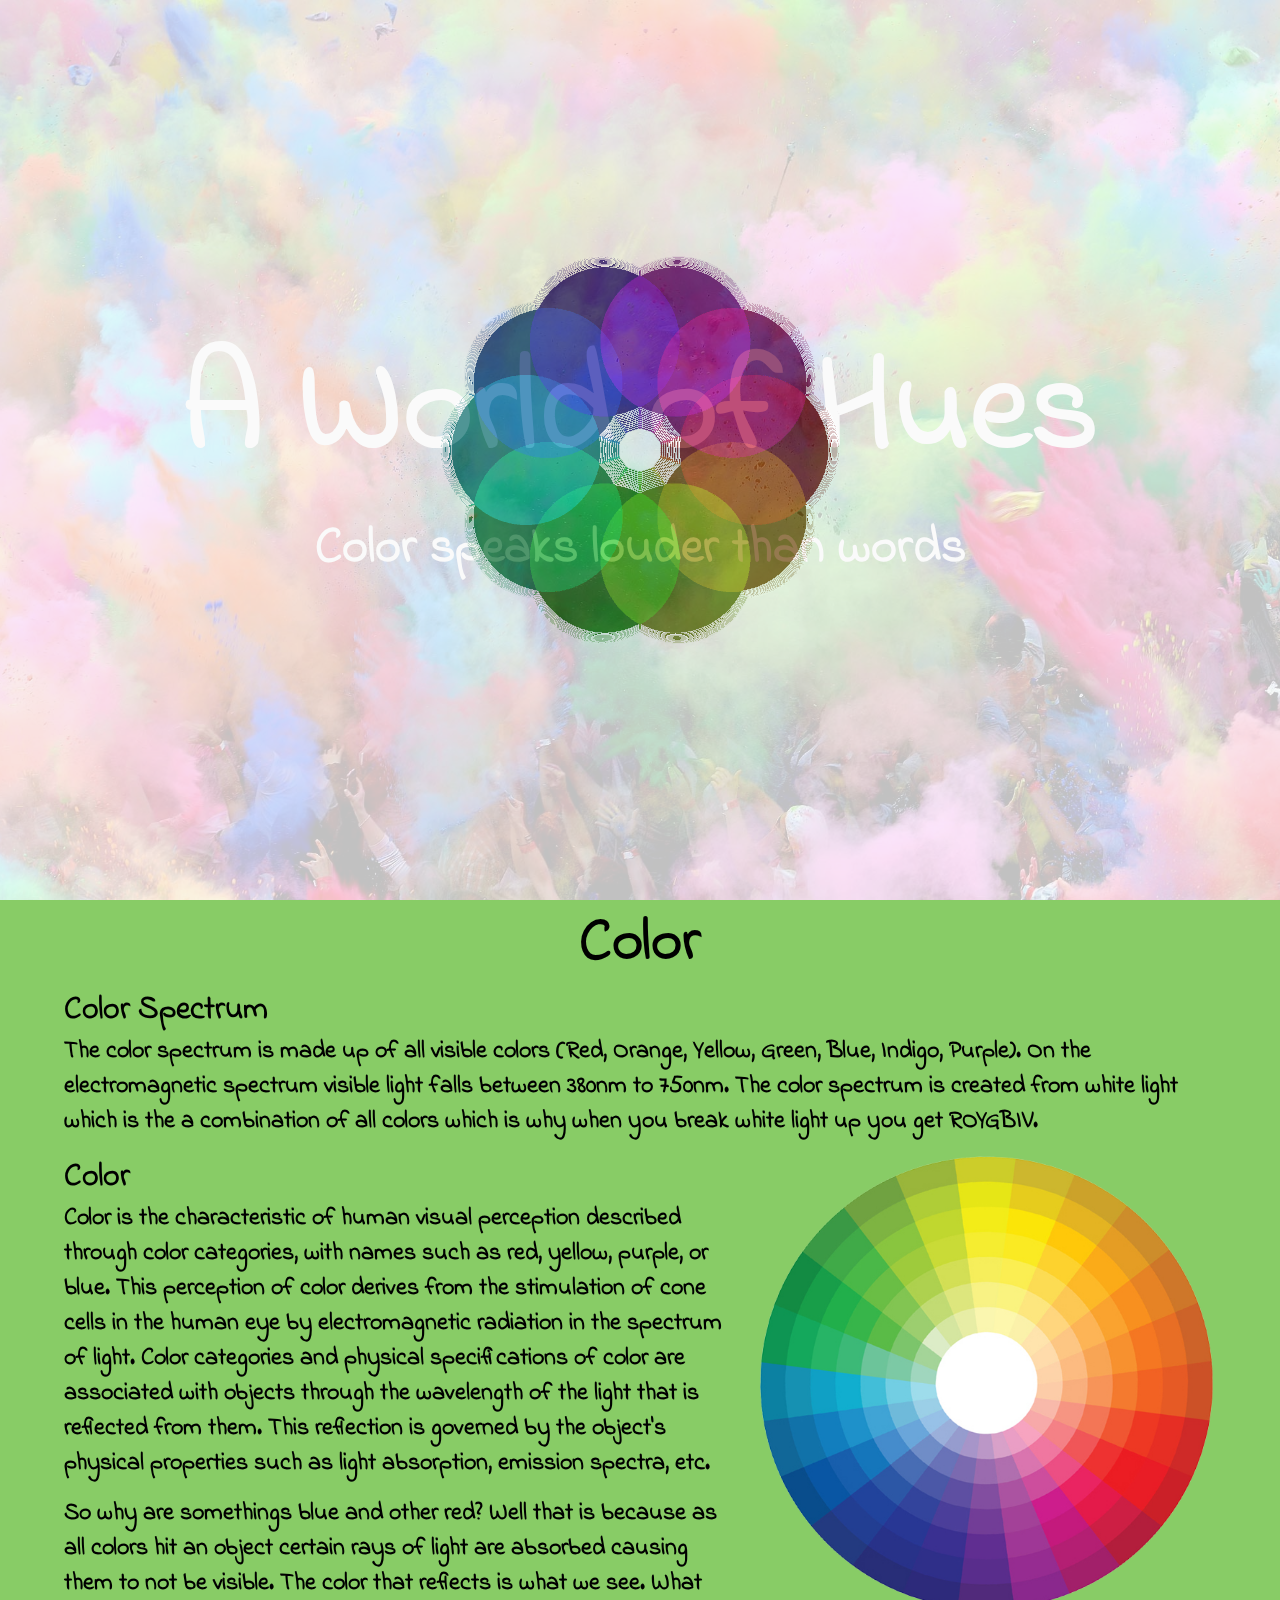
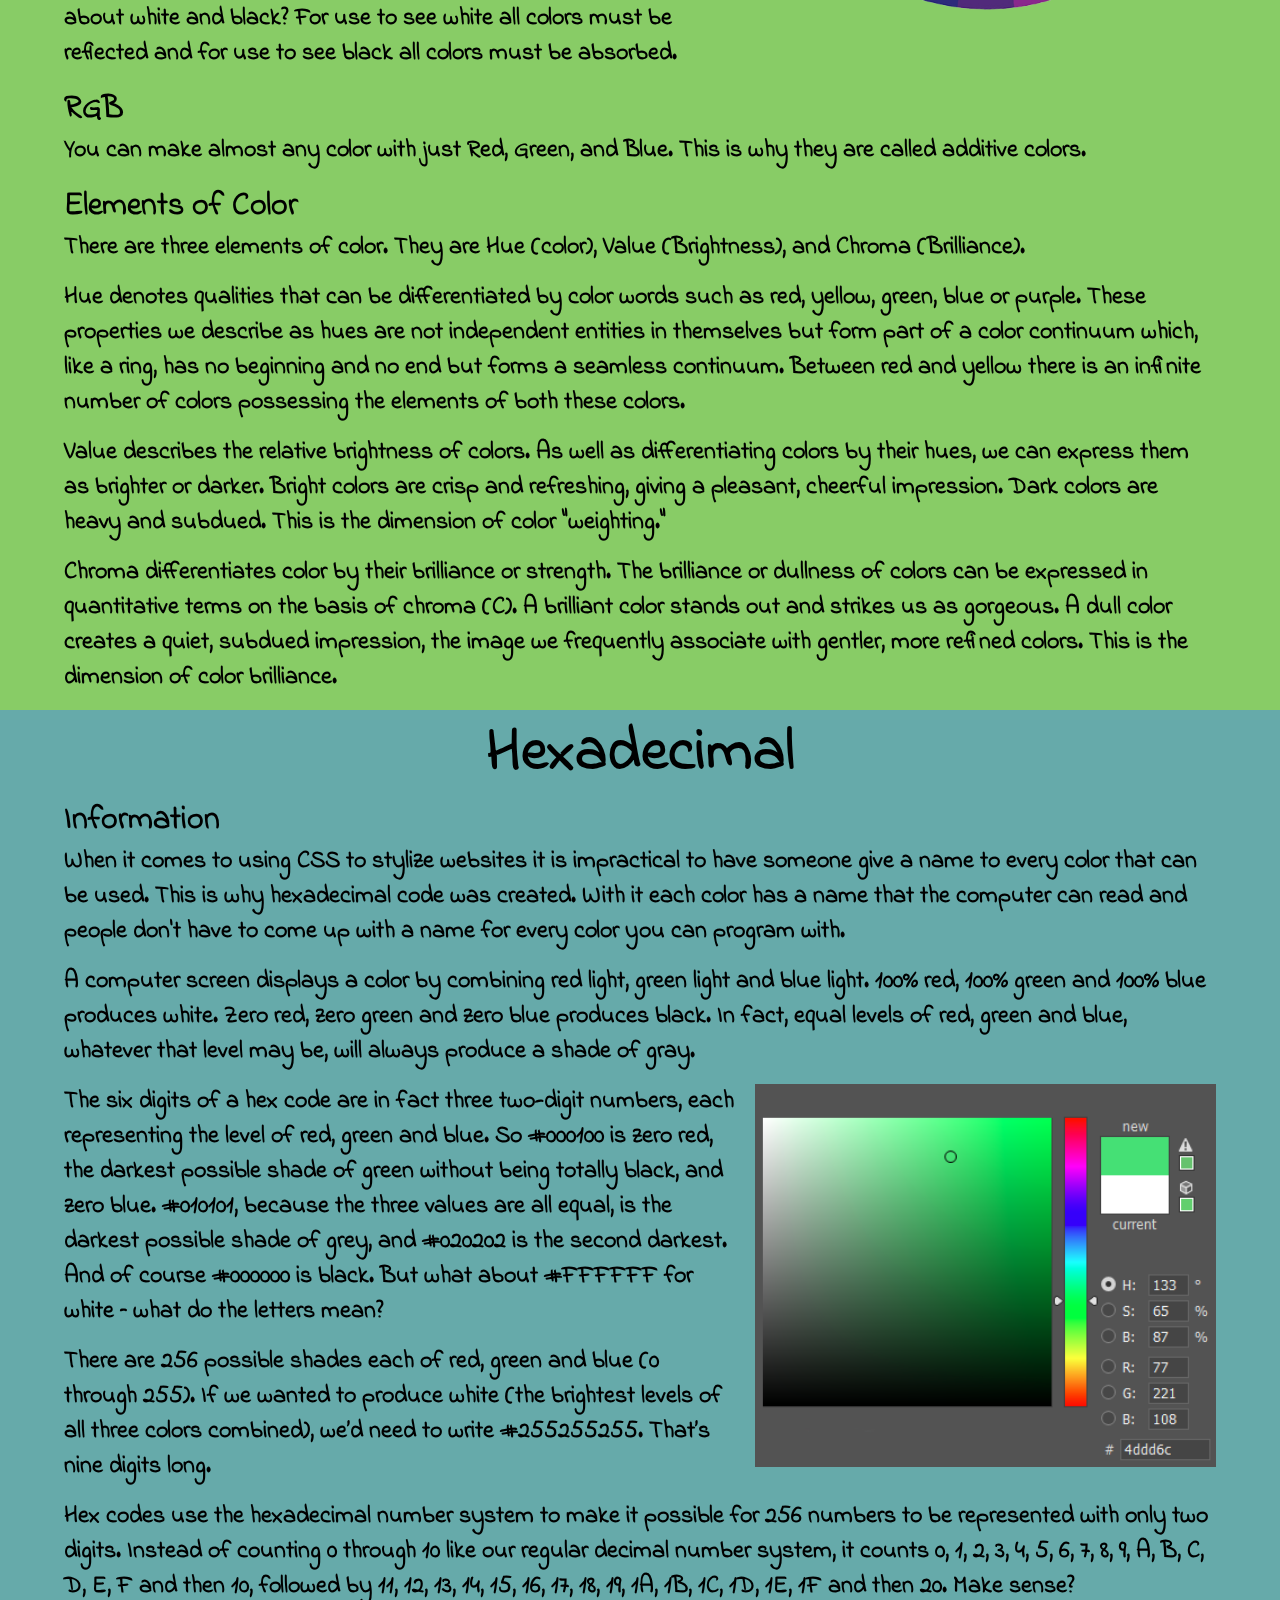
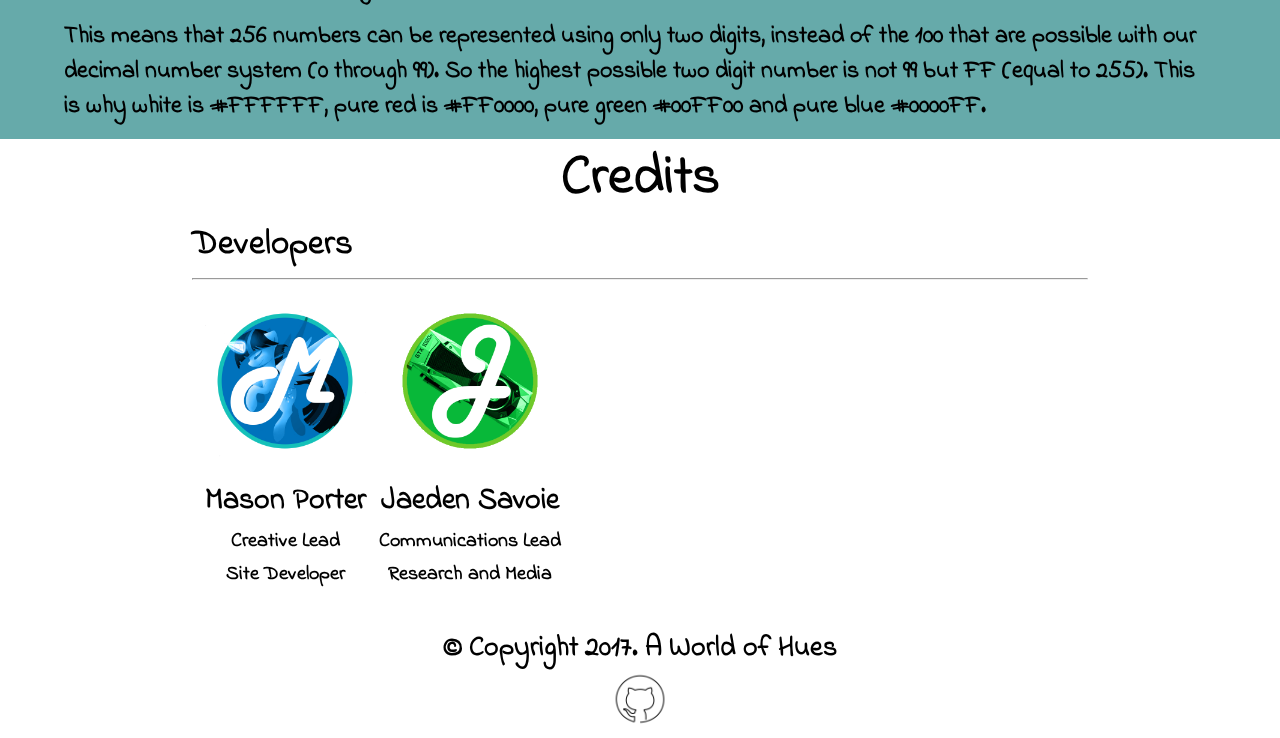
<file: index.html>
<!DOCTYPE html>
<html>
<head>
   <title>Color Hue</title>
    <link rel="stylesheet" type="text/css" href="styles.css">
    <link href="https://fonts.googleapis.com/css?family=Lato" rel="stylesheet">
    <link href="https://fonts.googleapis.com/css?family=Indie+Flower" rel="stylesheet">
    <link href="https://fonts.googleapis.com/css?family=Muli" rel="stylesheet">

<script src="//ajax.googleapis.com/ajax/libs/jquery/1.9.1/jquery.min.js"></script>
<script type="text/javascript">
$(window).load(function() {
	$(".loader").fadeOut(2400);
})
</script>
</head>
<body>
    <div class="loader"></div>
    <div class="Huemain">
    
        <div class="Hueheader">
        <div class="bgvid"></div>
            
        <h1>A World of Hues</h1>
        <h2>Color speaks louder than words</h2>
            
        </div>
        
        <div class="Huebody">
            <div class="Hue1body">
            <div class="Hue1">
            <h1>Color</h1>
  
        <h2>Color Spectrum</h2>
        <h3>The color spectrum is made up of all visible colors (Red, Orange, Yellow, Green, Blue, Indigo, Purple). On the electromagnetic spectrum visible light falls between 380nm to 750nm. The color spectrum is created from white light which is the a combination of all colors which is why when you break white light up you get ROYGBIV.</h3>
                
        <img class="right" src="images/colorwheel640.png" width="400px" height="auto">
                
        <h2>Color</h2>
        <h3>Color is the characteristic of human visual perception described through color categories, with names such as red, yellow, purple, or blue. This perception of color derives from the stimulation of cone cells in the human eye by electromagnetic radiation in the spectrum of light. Color categories and physical specifications of color are associated with objects through the wavelength of the light that is reflected from them. This reflection is governed by the object's physical properties such as light absorption, emission spectra, etc. </h3>
        <h3>So why are somethings blue and other red? Well that is because as all colors hit an object certain rays of light are absorbed causing them to not be visible. The color that reflects is what we see. What about white and black? For use to see white all colors must be reflected and for use to see black all colors must be absorbed.</h3>
        <h2>RGB</h2>
        <h3>You can make almost any color with just Red, Green, and Blue. This is why they are called additive colors.</h3>
        <h2>Elements of Color</h2>
        <h3>There are three elements of color. They are Hue (color), Value (Brightness), and Chroma (Brilliance).</h3>
        <h3>Hue denotes qualities that can be differentiated by color words such as red, yellow, green, blue or purple. These properties we describe as hues are not independent entities in themselves but form part of a color continuum which, like a ring, has no beginning and no end but forms a seamless continuum. Between red and yellow there is an infinite number of colors possessing the elements of both these colors.</h3>
        <h3>Value describes the relative brightness of colors. As well as differentiating colors by their hues, we can express them as brighter or darker. Bright colors are crisp and refreshing, giving a pleasant, cheerful impression. Dark colors are heavy and subdued. This is the dimension of color "weighting."</h3>
        <h3>Chroma differentiates color by their brilliance or strength. The brilliance or dullness of colors can be expressed in quantitative terms on the basis of chroma (C). A brilliant color stands out and strikes us as gorgeous. A dull color creates a quiet, subdued impression, the image we frequently associate with gentler, more refined colors. This is the dimension of color brilliance.</h3>
                
            </div>
            </div>
            
            <div class="Hue2body">
            <div class="Hue2">
            <h1>Hexadecimal</h1>
            <h2>Information</h2>
            <h3>When it comes to using CSS to stylize websites it is impractical to have someone give a name to every color that can be used. This is why hexadecimal code was created. With it each color has a name that the computer can read and people don't have to come up with a name for every color you can program with.</h3>
            
            <h3>A computer screen displays a color by combining red light, green light and blue light. 100% red, 100% green and 100% blue produces white. Zero red, zero green and zero blue produces black. In fact, equal levels of red, green and blue, whatever that level may be, will always produce a shade of gray.</h3>
            
            <img class="right" src="images/ColorAdobe.PNG" width="400px" height="auto">
            
            <h3>The six digits of a hex code are in fact three two-digit numbers, each representing the level of red, green and blue. So #000100 is zero red, the darkest possible shade of green without being totally black, and zero blue. #010101, because the three values are all equal, is the darkest possible shade of grey, and #020202 is the second darkest. And of course #000000 is black. But what about #FFFFFF for white – what do the letters mean?</h3>
            
            <h3>There are 256 possible shades each of red, green and blue (0 through 255). If we wanted to produce white (the brightest levels of all three colors combined), we’d need to write #255255255. That’s nine digits long.</h3>

            <h3>Hex codes use the hexadecimal number system to make it possible for 256 numbers to be represented with only two digits. Instead of counting 0 through 10 like our regular decimal number system, it counts 0, 1, 2, 3, 4, 5, 6, 7, 8, 9, A, B, C, D, E, F and then 10, followed by 11, 12, 13, 14, 15, 16, 17, 18, 19, 1A, 1B, 1C, 1D, 1E, 1F and then 20. Make sense?</h3>

            <h3>This means that 256 numbers can be represented using only two digits, instead of the 100 that are possible with our decimal number system (0 through 99). So the highest possible two digit number is not 99 but FF (equal to 255). This is why white is #FFFFFF, pure red is #FF0000, pure green #00FF00 and pure blue #0000FF.</h3>
            </div>
            </div>
            <div class="Hue3">
            <h1>Credits</h1>
            <h2>Developers</h2>
            <hr>
<table style="width:auto">
  <tr>
    <th><img src="images/JMCLogo.png" width="180px" height="auto"></th>
    <th><img src="images/JaedenLogo.png" width="180px" height="auto"></th>
  </tr>
  <tr>
    <td><h3>Mason Porter</h3></td>
    <td><h3>Jaeden Savoie</h3></td>
  </tr>
  <tr>
    <td><h4>Creative Lead</h4></td>
    <td><h4>Communications Lead</h4></td>
  </tr>
  <tr>
    <td><h4>Site Developer</h4></td>
    <td><h4>Research and Media</h4></td>
  </tr>
</table> 
            </div>
        </div>
        
        <div class="Huefooter">
        <h3>© Copyright 2017. A World of Hues</h3>
        <div class="SocialLinks">
        <a href="https://github.com/MasonPorter266/ColorHues" target="_blank"><img src="images/github-brand-logo.png" width="60px" height="auto" onmouseover="this.src='images/GithubHover.png'" onmouseout="this.src='images/github-brand-logo.png'"></a>
        </div>
        </div>
        
    </div>
</body>
</html>
</file>
<file: styles.css>
@charset "utf-8";
/* CSS Document */

body, ul, li, h1, h2, h3, h4, h5, h6{
    margin:0;
    padding:0;
    border:0;
}

.loader {
	position: fixed;
	left: 0px;
	top: 0px;
	width: 100%;
	height: 100%;
	z-index: 9999;
	background: url('images/BlankColorLoading.gif') 50% 50% no-repeat rgb(249,249,249);
}

.right {
    float: right;
    width: 40%;
    height: auto;
    padding-left: 20px;
}

.Hueheader {
    height: 100vh;
    background-color: transparent;
}

.bgvid { 
    position: fixed;
    top: 50%;
    left: 50%;
    min-width: 100%;
    min-height: 100%;
    width: auto;
    height: auto;
    z-index: -100;
    -ms-transform: translateX(-50%) translateY(-50%);
    -moz-transform: translateX(-50%) translateY(-50%);
    -webkit-transform: translateX(-50%) translateY(-50%);
    transform: translateX(-50%) translateY(-50%);
    background: url("images/Holifusion_colour_explosion_2.jpg") no-repeat;
    background-size: cover; 
    background-position: center;
}

/* ------------------Header------------------ */
.Hueheader h1 {
    text-align: center;
    font-size: 135px;
    color: white;
    padding-top: 35vh;
    font-family: 'Indie Flower', cursive;
}

.Hueheader h2 {
    text-align: center;
    font-size: 50px;
    color: white;
    font-family: 'Indie Flower', cursive;
}

/* ------------------Color Body------------------ */
.Huebody {
    background-color: white;
}

.Hue1body {
    background-color: #88cc66;
}

.Hue1 {
    height: auto;
    background-color: #88cc66;
    margin-left: 5%;
    margin-right: 5%;
}

.Hue1 h1{
    text-align: center;
    font-size: 60px;
    font-family: 'Indie Flower', cursive;
}

.Hue1 h2{
    font-size: 32px;
    font-family: 'Indie Flower', cursive;
}

.Hue1 h3{
    font-size: 24px;
    font-family: 'Indie Flower', cursive;
    padding-bottom: 15px;
}

/* ------------------Hexadecimal Body------------------ */
.Hue2body {
    background-color: #66aaaa;
}

.Hue2 {
    height: auto;
    background-color: #66aaaa;
    margin-left: 5%;
    margin-right: 5%;
}

.Hue2 h1{
    text-align: center;
    font-size: 60px;
    font-family: 'Indie Flower', cursive;
}

.Hue2 h2{
    font-size: 32px;
    font-family: 'Indie Flower', cursive;
}

.Hue2 h3{
    font-size: 24px;
    font-family: 'Indie Flower', cursive;
    padding-bottom: 15px;
}

/* ------------------Credits------------------ */
.Hue3 {
    height: auto;
    background-color: white;
    margin-left: 15%;
    margin-right: 15%;
}

.Hue3 h1{
    text-align: center;
    font-size: 55px;
    font-family: 'Indie Flower', cursive;
}

.Hue3 h2{
    text-align: left;
    font-size: 35px;
    font-family: 'Indie Flower', cursive;
}

.Hue3 h3{
    text-align: center;
    font-size: 30px;
    font-family: 'Indie Flower', cursive;
}

.Hue3 h4{
    text-align: center;
    font-size: 20px;
    font-family: 'Indie Flower', cursive;
}

/* ------------------Footer------------------ */
.Huefooter {
    height: auto;
    background-color: white;
    padding-bottom: 5px;
}

.Huefooter h3 {
    text-align: center;
    font-size: 28px;
    font-family: 'Indie Flower', cursive;
    padding-top: 4vh;
}

.Huefooter h4 {
    text-align: center;
    font-size: 18px;
    font-family: 'Indie Flower', cursive;
    padding-top: 2px;
}

/* ------------------Social Links------------------ */
.SocialLinks {
    height: auto;
    text-align: center;
}

.SocialLinks a:hover {
    background-position: 0 0;
}
</file>
